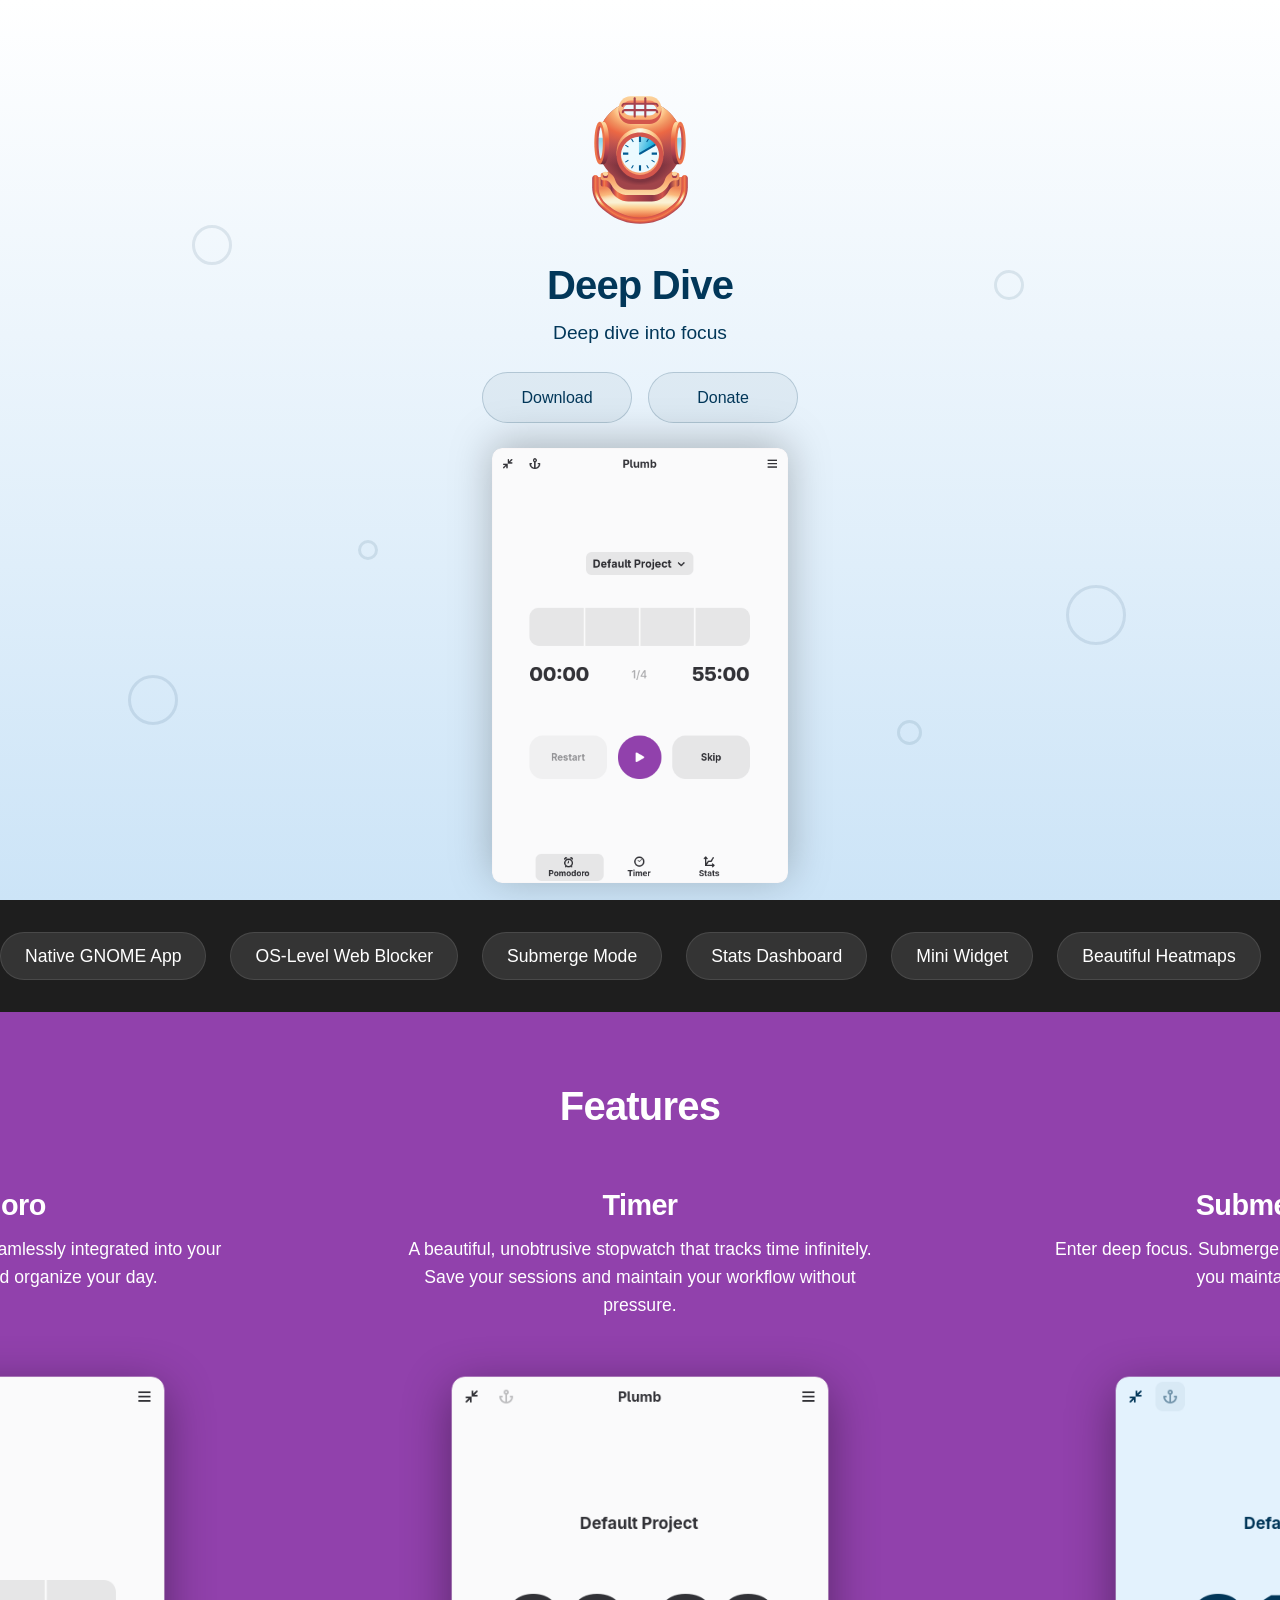
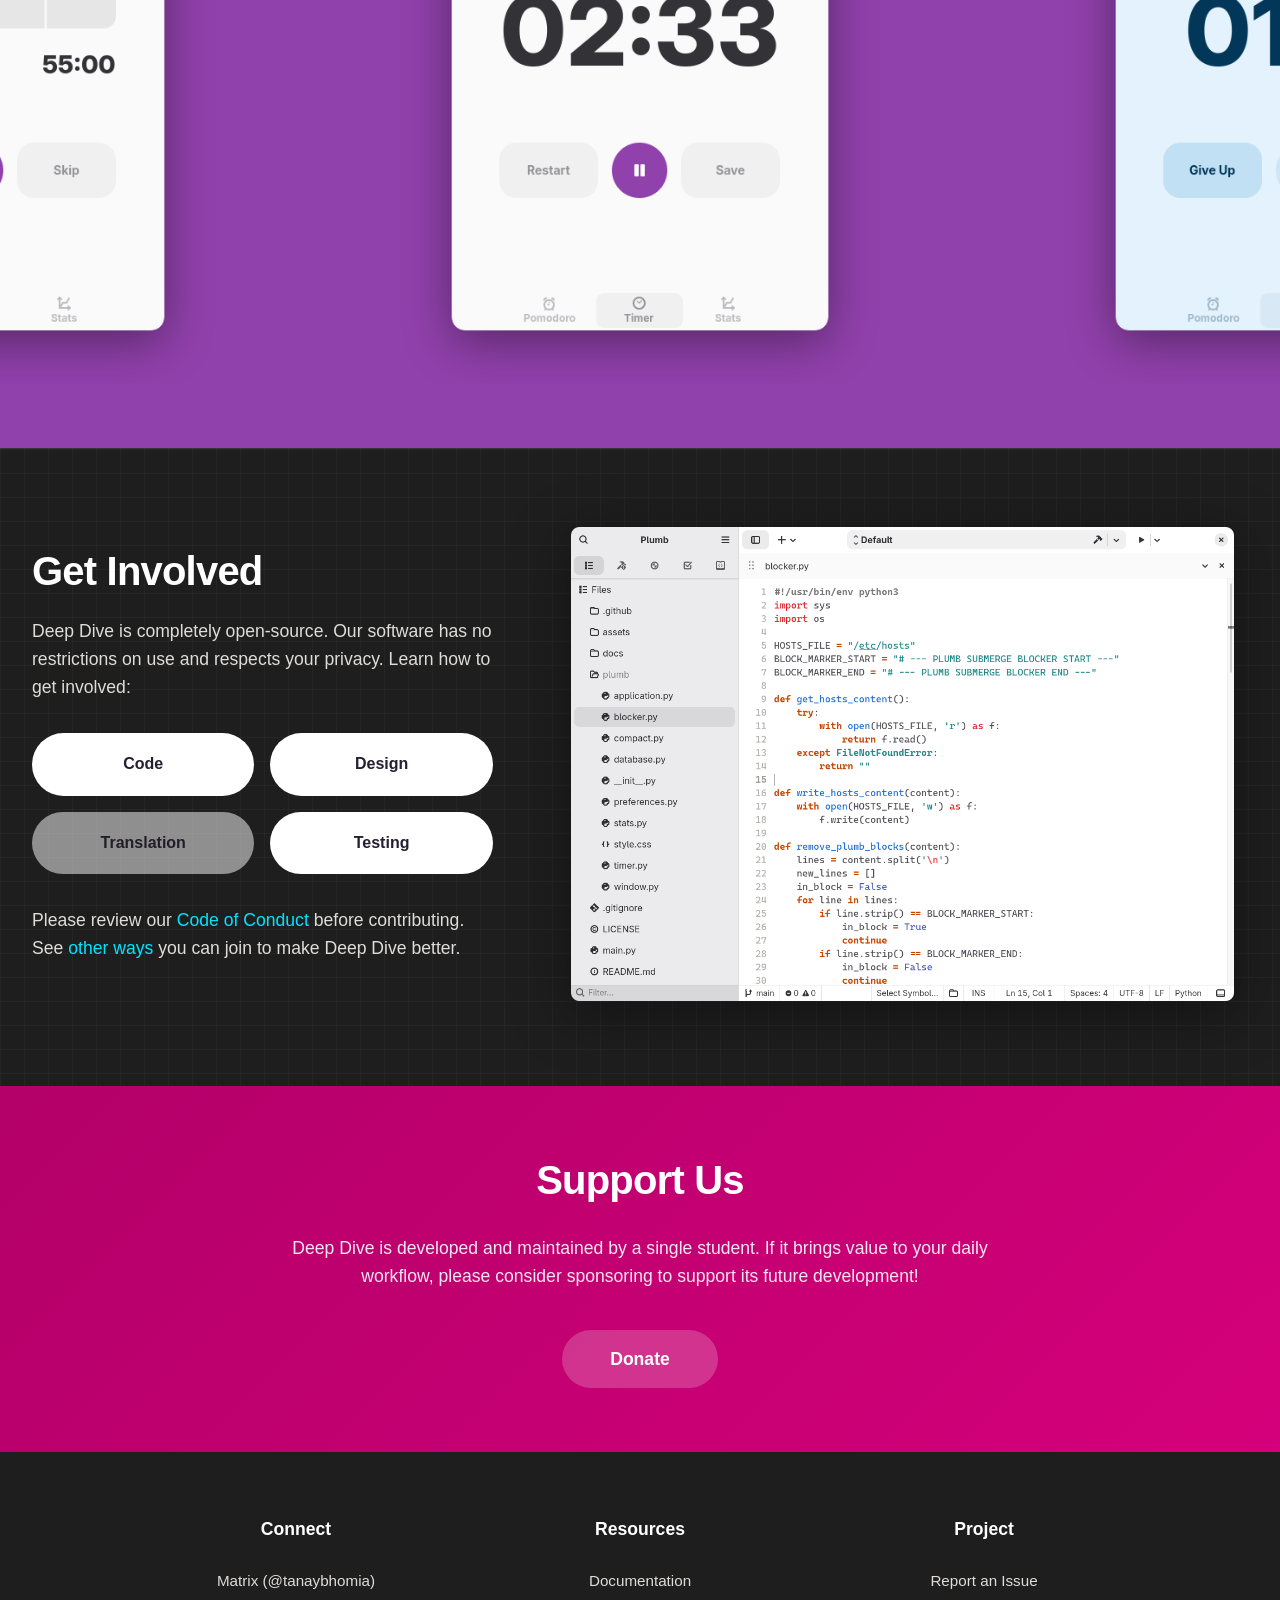
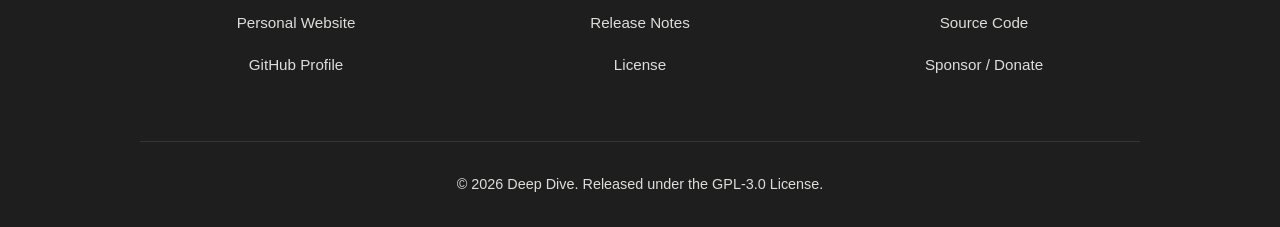
<file: docs/index.html>
<!DOCTYPE html>
<html lang="en">
<head>
    <meta charset="UTF-8">
    <meta name="viewport" content="width=device-width, initial-scale=1.0">
    <title>Deep Dive</title>
    <link rel="icon" type="image/svg+xml" href="assets/images/app-icon-colored.svg">
    <!-- Use Adwaita Sans from Tuba's public assets for true GNOME typography -->
    <link rel="stylesheet" href="https://tuba.geopjr.dev/assets/fonts/adwaita-sans/adwaita-sans.css">
    <link rel="stylesheet" href="style.css">
    <meta name="description" content="A beautiful, native GNOME Pomodoro timer with OS-level website blocking.">
</head>
<body>
    <main>
        <!-- HERO SECTION -->
        <section id="hero">
            <div class="bubbles" aria-hidden="true">
                <div class="bubble"></div>
                <div class="bubble"></div>
                <div class="bubble"></div>
                <div class="bubble"></div>
                <div class="bubble"></div>
                <div class="bubble"></div>
            </div>
            
            <div class="hero-content">
                <div class="app-icon-wrapper">
                    <img class="app-icon" src="assets/images/app-icon.svg" alt="Deep Dive Icon" width="160" height="160">
                </div>
                <h1 class="app-title">Deep Dive</h1>
                <p class="app-subtitle">Deep dive into focus</p>
                
                <div class="action-buttons">
                    <a href="#download" class="btn btn-download">Download</a>
                    <a href="donate.html" class="btn btn-sponsor">Donate</a>
                </div>
                
                <div class="hero-image-container">
                    <picture>
                        <source srcset="websiteimages/DarkMode/heroDark.png" media="(prefers-color-scheme: dark)">
                        <img class="app-screenshot" src="websiteimages/LightMode/heroLight.png" alt="Deep Dive App Interface">
                    </picture>
                </div>
            </div>
        </section>

        <!-- MARQUEE SECTION -->
        <section id="marquee">
            <div class="marquee-wrapper">
                <div class="marquee-content">
                    <!-- Duplicate list for seamless loop -->
                    <ul class="feature-list">
                        <li>Native GNOME App</li>
                        <li>OS-Level Web Blocker</li>
                        <li>Submerge Mode</li>
                        <li>Stats Dashboard</li>
                        <li>Mini Widget</li>
                        <li>Beautiful Heatmaps</li>
                        <li>GTK4 + Libadwaita</li>
                        <li>No Distractions</li>
                        <li>Native GNOME App</li>
                        <li>OS-Level Web Blocker</li>
                        <li>Submerge Mode</li>
                        <li>Stats Dashboard</li>
                        <li>Mini Widget</li>
                        <li>Beautiful Heatmaps</li>
                        <li>GTK4 + Libadwaita</li>
                        <li>No Distractions</li>
                    </ul>
                    <ul class="feature-list" aria-hidden="true">
                        <li>Native GNOME App</li>
                        <li>OS-Level Web Blocker</li>
                        <li>Submerge Mode</li>
                        <li>Stats Dashboard</li>
                        <li>Mini Widget</li>
                        <li>Beautiful Heatmaps</li>
                        <li>GTK4 + Libadwaita</li>
                        <li>No Distractions</li>
                        <li>Native GNOME App</li>
                        <li>OS-Level Web Blocker</li>
                        <li>Submerge Mode</li>
                        <li>Stats Dashboard</li>
                        <li>Mini Widget</li>
                        <li>Beautiful Heatmaps</li>
                        <li>GTK4 + Libadwaita</li>
                        <li>No Distractions</li>
                    </ul>
                </div>
            </div>
        </section>

        <!-- FEATURES SECTION -->
        <section id="features">
            <h2 class="section-title">Features</h2>
            <div class="features-grid">
                
                <!-- Card 1 -->
                <div class="feature-card">
                    <h3>Pomodoro</h3>
                    <p>Classic 25-minute focus sprints seamlessly integrated into your desktop. Track projects and organize your day.</p>
                    <div class="card-image-wrapper">
                        <picture>
                            <source srcset="websiteimages/DarkMode/PomodoroDark.png" media="(prefers-color-scheme: dark)">
                            <img class="card-visual" src="websiteimages/LightMode/PomodoroLight.png" alt="Pomodoro Interface">
                        </picture>
                    </div>
                </div>
                
                <!-- Card 2 -->
                <div class="feature-card">
                    <h3>Timer</h3>
                    <p>A beautiful, unobtrusive stopwatch that tracks time infinitely. Save your sessions and maintain your workflow without pressure.</p>
                    <div class="card-image-wrapper">
                        <picture>
                            <source srcset="websiteimages/DarkMode/TimerDark.png" media="(prefers-color-scheme: dark)">
                            <img class="card-visual" src="websiteimages/LightMode/TimerLight.png" alt="Timer Interface">
                        </picture>
                    </div>
                </div>
                
                <!-- Card 3 -->
                <div class="feature-card">
                    <h3>Submerge Mode</h3>
                    <p>Enter deep focus. Submerge blocks distracting elements to help you maintain concentration.</p>
                    <div class="card-image-wrapper">
                        <picture>
                            <source srcset="websiteimages/DarkMode/SubmergeDark.png" media="(prefers-color-scheme: dark)">
                            <img class="card-visual" src="websiteimages/LightMode/SubmergeLight.png" alt="Submerge Interface">
                        </picture>
                    </div>
                </div>

                <!-- Card Stats -->
                <div class="feature-card">
                    <h3>Project Stats</h3>
                    <p>Visualize your focus. Track your daily deep work metrics automatically with beautiful, privacy-respecting local heatmaps.</p>
                    <div class="card-image-wrapper">
                        <picture>
                            <source srcset="assets/images/DarkMode/StatsDark.png" media="(prefers-color-scheme: dark)">
                            <img class="card-visual" src="assets/images/LightMode/StatsLight.png" alt="Project Stats Interface">
                        </picture>
                    </div>
                </div>

                <!-- Card 4 -->
                <div class="feature-card">
                    <h3>Web Blocker</h3>
                    <p>System-wide, OS-level web blocker that actively modifies your hosts file to block distracting websites across all browsers.</p>
                    <div class="card-image-wrapper center-image">
                        <picture>
                            <source srcset="assets/images/DarkMode/AdblockerDark.png" media="(prefers-color-scheme: dark)">
                            <img class="card-visual" src="assets/images/LightMode/AdblockerLight.png" alt="Ad Blocker Interface">
                        </picture>
                    </div>
                </div>

                <!-- Card 4 -->
                <div class="feature-card">
                    <h3>Mini Mode</h3>
                    <p>A distraction-free, floating widget that keeps your current timer visible without taking up valuable screen space.</p>
                    <div class="card-image-wrapper center-image">
                        <picture class="mini-mode-picture">
                            <source srcset="websiteimages/DarkMode/MiniModeDark.png" media="(prefers-color-scheme: dark)">
                            <img class="card-visual" src="websiteimages/LightMode/MiniModeLight.png" alt="Mini Mode Interface">
                        </picture>
                    </div>
                </div>

            </div>
        </section>

        <!-- GET INVOLVED -->
        <section id="get-involved" class="grid-bg">
            <div class="get-involved-container">
                <div class="get-involved-text">
                    <h2>Get Involved</h2>
                    <p>Deep Dive is completely open-source. Our software has no restrictions on use and respects your privacy. Learn how to get involved:</p>
                    <div class="involvement-grid">
                        <a href="https://github.com/tanaybhomia/DeepDive" class="btn-involve">Code</a>
                        <a href="https://github.com/tanaybhomia/DeepDive" class="btn-involve">Design</a>
                        <a href="#" class="btn-involve disabled">Translation</a>
                        <a href="https://github.com/tanaybhomia/DeepDive/issues" class="btn-involve">Testing</a>
                    </div>
                    <p class="conduct-text">Please review our <a href="#">Code of Conduct</a> before contributing. See <a href="#">other ways</a> you can join to make Deep Dive better.</p>
                </div>
                <div class="get-involved-image">
                    <picture>
                        <source srcset="assets/images/DarkMode/BuilderDark.png" media="(prefers-color-scheme: dark)">
                        <img src="assets/images/LightMode/BuilderLight.png" alt="Deep Dive Development">
                    </picture>
                </div>
            </div>
        </section>

        <!-- SUPPORT US -->
        <section id="support-us">
            <div class="support-content">
                <h2>Support Us</h2>
                <p>Deep Dive is developed and maintained by a single student. If it brings value to your daily workflow, please consider sponsoring to support its future development!</p>
                <a href="donate.html" class="btn-donate">Donate</a>
            </div>
        </section>
    </main>

    <!-- FOOTER -->
    <footer>
        <div class="footer-container">
            <div class="footer-columns">
                <div class="footer-col">
                    <h4>Connect</h4>
                    <a href="https://matrix.to/#/@tanaybhomia:matrix.org">Matrix (@tanaybhomia)</a>
                    <a href="https://tanaybhomia.github.io/">Personal Website</a>
                    <a href="https://github.com/tanaybhomia">GitHub Profile</a>
                </div>
                <div class="footer-col">
                    <h4>Resources</h4>
                    <a href="https://github.com/tanaybhomia/DeepDive/wiki">Documentation</a>
                    <a href="https://github.com/tanaybhomia/DeepDive/releases">Release Notes</a>
                    <a href="https://github.com/tanaybhomia/DeepDive/blob/main/LICENSE">License</a>
                </div>
                <div class="footer-col">
                    <h4>Project</h4>
                    <a href="https://github.com/tanaybhomia/DeepDive/issues">Report an Issue</a>
                    <a href="https://github.com/tanaybhomia/DeepDive">Source Code</a>
                    <a href="donate.html">Sponsor / Donate</a>
                </div>
            </div>
            <div class="footer-bottom">
                <p>&copy; 2026 Deep Dive. Released under the GPL-3.0 License.</p>
            </div>
        </div>
    </footer>

    <script>
        // Center the second feature card (Timer) exactly under the header on page load
        // without vertically scrolling the main window
        document.addEventListener('DOMContentLoaded', () => {
            const grid = document.querySelector('.features-grid');
            const cards = document.querySelectorAll('.feature-card');
            if (grid && cards.length >= 2) {
                // Use setTimeout to ensure CSS layout has fully resolved
                setTimeout(() => {
                    const card = cards[1];
                    const scrollPos = card.offsetLeft - (grid.clientWidth / 2) + (card.offsetWidth / 2);
                    grid.scrollLeft = scrollPos;
                }, 100);
            }
        });
    </script>
</body>
</html>
</file>
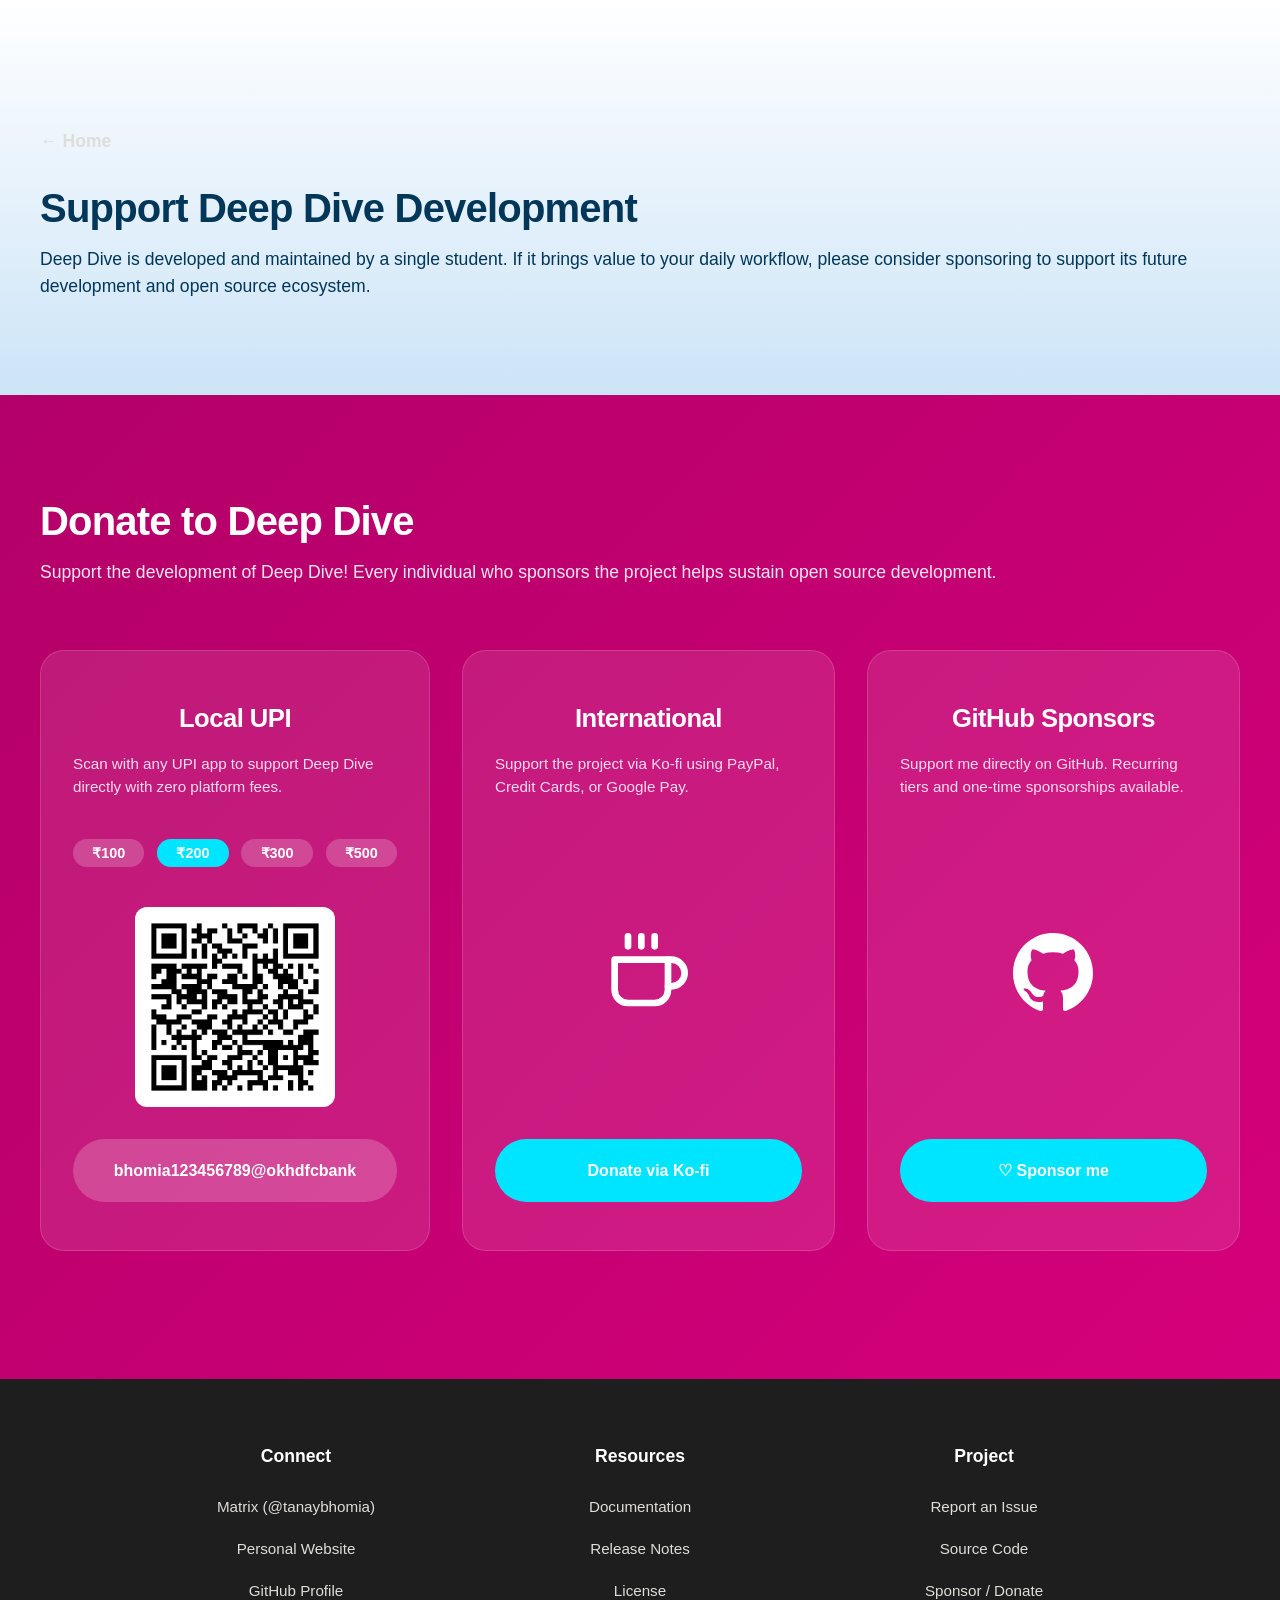
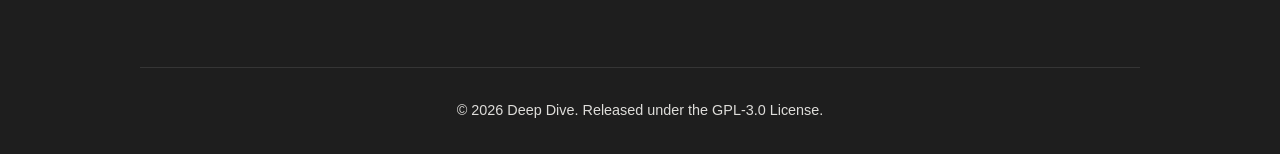
<file: docs/donate.html>
<!DOCTYPE html>
<html lang="en">
<head>
    <meta charset="UTF-8">
    <meta name="viewport" content="width=device-width, initial-scale=1.0">
    <title>Donate</title>
    <link rel="icon" type="image/svg+xml" href="assets/images/app-icon-colored.svg">
    <link rel="stylesheet" href="style.css">
</head>
<body class="donate-page">
    <main>
        <!-- DONATE HERO SECTION -->
        <section id="donate-hero">
            <div class="donate-hero-content">
                <a href="index.html" class="back-link">← Home</a>
                <h1>Support Deep Dive Development</h1>
                <p>Deep Dive is developed and maintained by a single student. If it brings value to your daily workflow, please consider sponsoring to support its future development and open source ecosystem.</p>
            </div>
        </section>

        <!-- DONATE OPTIONS SECTION -->
        <section id="donate-options">
            <div class="donate-options-content">
                <h2>Donate to Deep Dive</h2>
                <p class="donate-subtitle">Support the development of Deep Dive! Every individual who sponsors the project helps sustain open source development.</p>

                <div class="donate-grid">
                    <!-- Local UPI -->
                    <div class="donate-card">
                        <h3>Local UPI</h3>
                        <p>Scan with any UPI app to support Deep Dive directly with zero platform fees.</p>
                        <div class="upi-pills">
                            <button class="pill" data-amount="100">₹100</button>
                            <button class="pill pill-active" data-amount="200">₹200</button>
                            <button class="pill" data-amount="300">₹300</button>
                            <button class="pill" data-amount="500">₹500</button>
                        </div>
                        <div class="qr-container">
                            <img src="assets/images/upi-qr-200.png" alt="QR Code" id="upi-qr-img" class="qr-code">
                        </div>
                        <a href="#" class="btn-upi-id">bhomia123456789@okhdfcbank</a>
                    </div>

                    <!-- International -->
                    <div class="donate-card">
                        <h3>International</h3>
                        <p>Support the project via Ko-fi using PayPal, Credit Cards, or Google Pay.</p>
                        <div class="donate-icon">
                            <svg width="80" height="80" viewBox="0 0 24 24" fill="none" stroke="currentColor" stroke-width="2" stroke-linecap="round" stroke-linejoin="round"><path d="M18 8h1a4 4 0 0 1 0 8h-1"></path><path d="M2 8h16v9a4 4 0 0 1-4 4H6a4 4 0 0 1-4-4V8z"></path><line x1="6" y1="1" x2="6" y2="4"></line><line x1="10" y1="1" x2="10" y2="4"></line><line x1="14" y1="1" x2="14" y2="4"></line></svg>
                        </div>
                        <a href="#" class="btn-kofi">Donate via Ko-fi</a>
                    </div>

                    <!-- GitHub Sponsors -->
                    <div class="donate-card">
                        <h3>GitHub Sponsors</h3>
                        <p>Support me directly on GitHub. Recurring tiers and one-time sponsorships available.</p>
                        <div class="donate-icon">
                            <svg width="80" height="80" viewBox="0 0 24 24" fill="currentColor">
                                <path d="M12 0c-6.626 0-12 5.373-12 12 0 5.302 3.438 9.8 8.207 11.387.599.111.793-.261.793-.577v-2.234c-3.338.726-4.033-1.416-4.033-1.416-.546-1.387-1.333-1.756-1.333-1.756-1.089-.745.083-.729.083-.729 1.205.084 1.839 1.237 1.839 1.237 1.07 1.834 2.807 1.304 3.492.997.107-.775.418-1.305.762-1.604-2.665-.305-5.467-1.334-5.467-5.931 0-1.311.469-2.381 1.236-3.221-.124-.303-.535-1.524.117-3.176 0 0 1.008-.322 3.301 1.23.957-.266 1.983-.399 3.003-.404 1.02.005 2.047.138 3.006.404 2.291-1.552 3.297-1.23 3.297-1.23.653 1.653.242 2.874.118 3.176.77.84 1.235 1.911 1.235 3.221 0 4.609-2.807 5.624-5.479 5.921.43.372.823 1.102.823 2.222v3.293c0 .319.192.694.801.576 4.765-1.589 8.199-6.086 8.199-11.386 0-6.627-5.373-12-12-12z"/>
                            </svg>
                        </div>
                        <a href="#" class="btn-github">♡ Sponsor me</a>
                    </div>
                </div>
            </div>
        </section>
    </main>

    <!-- FOOTER -->
    <footer>
        <div class="footer-container">
            <div class="footer-columns">
                <div class="footer-col">
                    <h4>Connect</h4>
                    <a href="https://matrix.to/#/@tanaybhomia:matrix.org">Matrix (@tanaybhomia)</a>
                    <a href="https://tanaybhomia.github.io/">Personal Website</a>
                    <a href="https://github.com/tanaybhomia">GitHub Profile</a>
                </div>
                <div class="footer-col">
                    <h4>Resources</h4>
                    <a href="https://github.com/tanaybhomia/DeepDive/wiki">Documentation</a>
                    <a href="https://github.com/tanaybhomia/DeepDive/releases">Release Notes</a>
                    <a href="https://github.com/tanaybhomia/DeepDive/blob/main/LICENSE">License</a>
                </div>
                <div class="footer-col">
                    <h4>Project</h4>
                    <a href="https://github.com/tanaybhomia/DeepDive/issues">Report an Issue</a>
                    <a href="https://github.com/tanaybhomia/DeepDive">Source Code</a>
                    <a href="#">Sponsor / Donate</a>
                </div>
            </div>
            <div class="footer-bottom">
                <p>&copy; 2026 Deep Dive. Released under the GPL-3.0 License.</p>
            </div>
        </div>
    </footer>
    <script>
        document.addEventListener('DOMContentLoaded', () => {
            const pills = document.querySelectorAll('.upi-pills .pill');
            const qrImg = document.getElementById('upi-qr-img');

            pills.forEach(pill => {
                pill.addEventListener('click', () => {
                    // Update active pill
                    pills.forEach(p => p.classList.remove('pill-active'));
                    pill.classList.add('pill-active');

                    // Update QR image based on amount
                    const amount = pill.getAttribute('data-amount');
                    qrImg.src = `assets/images/upi-qr-${amount}.png`;
                });
            });
        });
    </script>
</body>
</html>
</file>
<file: docs/style.css>
/* GNOME HIG Inspired Theme */

:root {
    /* Colors based on GNOME HIG */
    --bg-color: #241f31; /* Dark 4 */
    --bg-color-alt: #1e1e1e;
    --card-bg: rgba(255, 255, 255, 0.05);
    --card-bg-hover: rgba(255, 255, 255, 0.08);
    --card-border: rgba(255, 255, 255, 0.1);
    
    --text-color: #ffffff; /* Light 1 */
    --text-dim: #deddda; /* Light 3 */
    
    --accent-color: #00e5ff; /* Deep Dive Cyan Accent */
    --accent-color-hover: #33ebff; /* Deep Dive Cyan Lighter */
    
    --radius-small: 8px;
    --radius-medium: 12px;
    --radius-large: 24px;
    --radius-pill: 9999px;
    
    --features-bg: #813d9c; /* GNOME Purple 4 for Dark Mode */
}

*, *::before, *::after {
    box-sizing: border-box;
    margin: 0;
    padding: 0;
}

html {
    font-family: 'adwaita sans', -apple-system, BlinkMacSystemFont, 'Segoe UI', Roboto, Helvetica, Arial, sans-serif;
    background-color: var(--bg-color);
    color: var(--text-color);
    scroll-behavior: smooth;
    line-height: 1.5;
}

body {
    display: flex;
    flex-direction: column;
    min-height: 100vh;
    overflow-x: hidden;
}

/* Typography */
h1, h2, h3 {
    font-family: 'adwaita sans', sans-serif;
    letter-spacing: -0.02em;
}

h1 {
    font-size: 2.5rem;
    font-weight: 900;
    font-variation-settings: "wght" 900;
    margin-bottom: 0.5rem;
}

h2 {
    font-size: 2.5rem;
    font-weight: 900;
    font-variation-settings: "wght" 900;
    margin-bottom: 2rem;
    text-align: center;
}

h3 {
    font-size: 1.5rem;
    font-variation-settings: "wght" 600;
    margin-bottom: 1rem;
}

p {
    font-size: 1.1rem;
    color: var(--text-dim);
}

/* Buttons */
.btn {
    display: inline-block;
    padding: 0.8rem 1.8rem;
    font-size: 1rem;
    font-variation-settings: "wght" 700;
    text-decoration: none;
    border-radius: var(--radius-pill);
    transition: background-color 0.2s ease, border-color 0.2s ease;
    cursor: pointer;
    background-color: rgba(255, 255, 255, 0.05);
    color: #ffffff;
    border: 1px solid rgba(255, 255, 255, 0.1);
}

.btn:hover {
    background-color: rgba(255, 255, 255, 0.1);
    border-color: rgba(255, 255, 255, 0.2);
}

.btn-download {
    background-color: #9bdcd6;
    color: #1e1e1e;
    border: 1px solid transparent;
}

.btn-download:hover {
    background-color: #b1e8e2;
}

.btn-sponsor {
    /* Secondary button keeps default styling */
}


/* Layout */
main {
    flex: 1;
    display: flex;
    flex-direction: column;
    align-items: center;
    width: 100%;
}

section {
    width: 100%;
    max-width: 1200px;
    padding: 6rem 2rem;
    display: flex;
    flex-direction: column;
    align-items: center;
}

/* HERO SECTION */
#hero {
    background: 
        radial-gradient(circle at 15% 0%, rgba(0, 229, 255, 0.15) 0%, transparent 50%),
        radial-gradient(circle at 85% 0%, rgba(0, 150, 255, 0.1) 0%, transparent 50%),
        linear-gradient(180deg, #0a1b2e 0%, #041221 80%);
    width: 100vw;
    max-width: 100vw;
    height: 100vh;
    padding: 5rem 2rem 0;
    display: flex;
    flex-direction: column;
    align-items: center;
    justify-content: space-between;
    text-align: center;
    position: relative;
    overflow: hidden; /* So bubbles don't spill out */
}

/* BUBBLES ANIMATION */
.bubbles {
    position: absolute;
    top: 0;
    left: 0;
    width: 100%;
    height: 100%;
    overflow: hidden;
    pointer-events: none;
    z-index: 0;
}

.bubble {
    position: absolute;
    background-color: transparent;
    border: 3px solid rgba(255, 255, 255, 0.08);
    border-radius: 50%;
}

.bubble:nth-child(1) { width: 40px; height: 40px; left: 15%; top: 25%; }
.bubble:nth-child(2) { width: 20px; height: 20px; left: 28%; top: 60%; }
.bubble:nth-child(3) { width: 50px; height: 50px; left: 10%; top: 75%; }
.bubble:nth-child(4) { width: 30px; height: 30px; right: 20%; top: 30%; }
.bubble:nth-child(5) { width: 60px; height: 60px; right: 12%; top: 65%; }
.bubble:nth-child(6) { width: 25px; height: 25px; right: 28%; top: 80%; }

.hero-content {
    display: flex;
    flex-direction: column;
    align-items: center;
    justify-content: flex-end; /* Push content to bottom so space is at top */
    max-width: 1400px;
    width: 100%;
    height: 100%;
}

@keyframes diveIn {
    0% {
        transform: translateY(-120px) scale(0.9);
        opacity: 0;
    }
    60% {
        transform: translateY(15px) scale(1);
        opacity: 1;
    }
    100% {
        transform: translateY(0) scale(1);
        opacity: 1;
    }
}

.app-icon-wrapper {
    animation: diveIn 2.2s cubic-bezier(0.2, 0.8, 0.2, 1) forwards;
}

.app-icon {
    width: 160px;
    height: 160px;
    margin-bottom: 0.5rem;
    padding: 12px;
    /* Transition is for smooth exit from float animation */
    transition: transform 0.4s ease-out;
}

@keyframes floatIcon {
    0%, 100% {
        transform: translateY(0);
    }
    50% {
        transform: translateY(-15px);
    }
}

.hero-content:has(.btn-download:hover) .app-icon {
    animation: floatIcon 2.5s ease-in-out infinite;
}

.app-title {
    margin-bottom: 0.25rem;
}

.app-subtitle {
    font-size: 1.2rem;
    margin-bottom: 1.5rem;
}

.action-buttons {
    display: flex;
    gap: 1rem;
    margin-bottom: 0.5rem;
    align-items: center;
    justify-content: center;
}

.action-buttons .btn {
    min-width: 150px;
    text-align: center;
}

.hero-image-container {
    width: 100%;
    max-width: 1400px;
    flex: 1;
    min-height: 0; /* Crucial for flex item to shrink */
    display: flex;
    align-items: flex-end;
    justify-content: center;
}

.hero-image-container picture {
    display: block;
    height: 100%;
    max-height: 100%;
    width: 100%;
    text-align: center;
}

.app-screenshot {
    width: auto;
    max-width: 100%;
    max-height: 100%;
    object-fit: contain;
    object-position: bottom;
    border-radius: var(--radius-large) var(--radius-large) 0 0;
    display: block;
    margin: 0 auto;
    filter: drop-shadow(0 -5px 20px rgba(0, 0, 0, 0.25));
}

@keyframes float {
    0% { transform: translateY(0px); }
    50% { transform: translateY(-10px); }
    100% { transform: translateY(0px); }
}

/* MARQUEE SECTION */
#marquee {
    width: 100vw;
    max-width: 100vw;
    margin-top: 0;
    margin-bottom: 0;
    padding: 2rem 0;
    background-color: #f6f5f4; /* Light background for contrast in Dark Mode */
    overflow: hidden;
    position: relative;
    z-index: 1;
}

.marquee-wrapper {
    display: flex;
    overflow: hidden;
    user-select: none;
    width: 100%;
}

.marquee-content {
    display: flex;
    flex-shrink: 0;
    width: max-content;
    animation: scroll 20s linear infinite;
    will-change: transform; /* Force hardware acceleration */
}

.feature-list {
    display: flex;
    list-style: none;
    gap: 1.5rem;
    padding-right: 1.5rem; /* Matches gap */
}

.feature-list li {
    font-size: 1.1rem;
    font-variation-settings: "wght" 600;
    white-space: nowrap;
    color: #241f31; /* Dark text for light marquee */
    background: #ffffff; /* Solid white pills */
    padding: 0.6rem 1.5rem;
    border-radius: var(--radius-pill);
    border: 1px solid rgba(0, 0, 0, 0.1);
}

@keyframes scroll {
    from { transform: translateX(0); }
    to { transform: translateX(-50%); } /* Scrolls half of the flex container (which contains two identical lists) */
}

/* FEATURES SECTION */
#features {
    max-width: 100vw;
    padding-top: 4rem;
    padding-bottom: 4rem;
    padding-left: 0;
    padding-right: 0;
    background-color: var(--features-bg);
}

#features h2 {
    color: #ffffff;
}

.features-grid {
    display: flex;
    flex-wrap: nowrap;
    overflow-x: auto;
    gap: 4rem; /* More spacious */
    width: 100vw;
    margin-top: 1rem;
    padding-bottom: 2rem;
    scrollbar-width: none;
}

.features-grid::-webkit-scrollbar {
    display: none;
}

.feature-card {
    background: transparent;
    border: none;
    padding: 0 2rem;
    text-align: center;
    display: flex;
    flex-direction: column;
    align-items: center;
    flex: 0 0 min(85vw, 600px);
}



.feature-card h3 {
    font-size: 1.8rem;
    margin-bottom: 0.5rem;
    font-variation-settings: "wght" 800;
    color: #ffffff;
}

.feature-card p {
    font-size: 1.1rem;
    margin-bottom: 2rem;
    padding: 0 1rem;
    color: #ffffff;
    line-height: 1.6;
    min-height: 5.5rem;
}

.card-image-wrapper {
    width: 100%;
    flex: 1; /* Take up remaining vertical space in the card */
    background: transparent;
    border: none;
    border-radius: var(--radius-medium);
    margin-bottom: 0;
    display: flex;
    align-items: flex-start; /* Align images to the top so headers match */
    justify-content: center;
}

.card-image-wrapper picture {
    display: flex;
    justify-content: center;
    align-items: flex-start;
    width: 100%;
}

.card-image-wrapper.center-image {
    align-items: center; /* Center horizontally/vertically */
}

.card-image-wrapper.center-image picture {
    align-items: center;
}

/* Specific styling to scale up the mini mode slightly */
.mini-mode-picture .card-visual {
    width: auto;
    transform: scale(1.0);
}

.card-visual {
    width: 100%;
    height: auto;
    max-width: 420px; /* Keep image smaller than card to maintain crispness */
    object-fit: contain;
    filter: drop-shadow(0 12px 24px rgba(0, 0, 0, 0.4));
}

/* GET INVOLVED SECTION */
#get-involved {
    padding: 4rem 2rem;
    width: 100vw;
    max-width: 100vw;
    display: flex;
    justify-content: center;
    border-top: 1px solid var(--card-border);
}

.get-involved-container {
    max-width: 1400px;
    width: 100%;
    display: grid;
    grid-template-columns: 1fr 1.5fr;
    gap: 4rem;
    align-items: center;
}

.get-involved-text h2 {
    text-align: left;
    margin-bottom: 1rem;
}

.get-involved-text p {
    margin-bottom: 2rem;
    font-size: 1.1rem;
    line-height: 1.6;
}

.involvement-grid {
    display: grid;
    grid-template-columns: 1fr 1fr;
    gap: 1rem;
    margin-bottom: 2rem;
}

.btn-involve {
    background-color: #ffffff;
    border: none;
    padding: 1.2rem;
    border-radius: var(--radius-pill);
    color: #241f31;
    text-align: center;
    text-decoration: none;
    font-weight: 700;
    transition: background-color 0.2s ease, transform 0.2s ease;
}

.btn-involve:hover:not(.disabled) {
    background-color: #deddda;
    transform: translateY(-2px);
}

.btn-involve.disabled {
    opacity: 0.5;
    pointer-events: none;
    cursor: not-allowed;
}

.conduct-text {
    font-size: 0.95rem;
    color: var(--text-dim);
}

.conduct-text a {
    color: var(--accent-color);
    text-decoration: none;
}

.conduct-text a:hover {
    text-decoration: underline;
}

.get-involved-image img {
    width: 100%;
    object-fit: contain;
    filter: drop-shadow(0 12px 30px rgba(0, 0, 0, 0.4));
}

/* SUPPORT US SECTION */
#support-us {
    background: linear-gradient(135deg, #b30068, #d5007b); /* GNOME Pink 5 to Pink 4 */
    padding: 4rem 2rem;
    text-align: center;
    width: 100vw;
    max-width: 100vw;
}

.support-content {
    max-width: 700px;
    margin: 0 auto;
}

.support-content h2 {
    margin-bottom: 1.5rem;
    color: #ffffff;
}

.support-content p {
    color: rgba(255, 255, 255, 0.9);
    margin-bottom: 2.5rem;
    font-size: 1.1rem;
    line-height: 1.6;
}

.btn-donate {
    background-color: rgba(255, 255, 255, 0.2);
    color: #ffffff;
    border: none;
    padding: 1rem 3rem;
    font-size: 1.1rem;
    border-radius: var(--radius-pill);
    font-weight: 700;
    transition: background-color 0.2s ease, padding 0.2s ease;
    display: inline-block;
    text-decoration: none;
}

.btn-donate:hover {
    background-color: rgba(255, 255, 255, 0.3);
    padding: 1rem 3.2rem;
}

/* DONATE PAGE SPECIFIC */
#donate-hero {
    background: 
        radial-gradient(circle at 15% 0%, rgba(0, 229, 255, 0.15) 0%, transparent 50%),
        radial-gradient(circle at 85% 0%, rgba(0, 150, 255, 0.1) 0%, transparent 50%),
        linear-gradient(180deg, #0a1b2e 0%, #041221 80%);
    padding: 8rem 2rem 6rem;
    width: 100vw;
    max-width: 100vw;
}

.donate-hero-content {
    max-width: 1200px;
    margin: 0 auto;
    text-align: left;
}

.back-link {
    display: inline-block;
    color: var(--text-dim);
    text-decoration: none;
    margin-bottom: 1.5rem;
    font-size: 1.1rem;
    font-weight: 600;
    transition: color 0.2s ease;
}

.back-link:hover {
    color: var(--text-color);
}

.donate-hero-content h1 {
    color: #ffffff;
    font-weight: 900;
    font-variation-settings: "wght" 900;
    font-size: 2.5rem;
}

.donate-hero-content p {
    color: rgba(255, 255, 255, 0.85);
    font-size: 1.1rem;
}

#donate-options {
    background: linear-gradient(135deg, #b30068, #d5007b); /* GNOME Pink 5 to Pink 4 */
    padding: 6rem 2rem 8rem;
    text-align: left;
    width: 100vw;
    max-width: 100vw;
}

.donate-options-content {
    max-width: 1200px;
    margin: 0 auto;
}

.donate-options-content h2 {
    color: #ffffff;
    margin-bottom: 0.5rem;
    text-align: left;
}

.donate-subtitle {
    color: rgba(255, 255, 255, 0.9);
    margin-bottom: 4rem;
    text-align: left;
}

.donate-grid {
    display: grid;
    grid-template-columns: repeat(3, 1fr);
    gap: 2rem;
}

.donate-card {
    background: rgba(255, 255, 255, 0.1);
    border-radius: var(--radius-large);
    padding: 3rem 2rem;
    display: flex;
    flex-direction: column;
    align-items: center;
    border: 1px solid rgba(255, 255, 255, 0.15);
}

.donate-card h3 {
    color: #ffffff;
    font-size: 1.6rem;
}

.donate-card p {
    color: rgba(255, 255, 255, 0.85);
    font-size: 0.95rem;
    margin-bottom: 2.5rem;
    flex-grow: 0;
}

.upi-pills {
    display: flex;
    gap: 0.8rem;
    margin-bottom: 2.5rem;
}

.pill {
    background: rgba(255, 255, 255, 0.2);
    color: #ffffff;
    padding: 0.4rem 1.2rem;
    border-radius: var(--radius-pill);
    font-size: 0.9rem;
    font-weight: 600;
    border: none;
    cursor: pointer;
    transition: all 0.2s ease;
}

.pill:hover {
    background: rgba(255, 255, 255, 0.3);
}

.pill-active {
    background: var(--accent-color);
}

.qr-container {
    background: #ffffff;
    padding: 1rem;
    border-radius: var(--radius-medium);
    margin-bottom: 2rem;
    width: 200px;
    height: 200px;
    display: flex;
    align-items: center;
    justify-content: center;
}

.qr-code {
    width: 100%;
    height: 100%;
    object-fit: cover;
}

.donate-icon {
    flex: 1;
    display: flex;
    align-items: center;
    justify-content: center;
    margin-bottom: 2rem;
    color: #ffffff;
    min-height: 200px;
}

.btn-upi-id, .btn-kofi, .btn-github {
    width: 100%;
    padding: 1.2rem;
    border-radius: var(--radius-pill);
    font-weight: 700;
    text-decoration: none;
    transition: background-color 0.2s ease;
    display: flex;
    align-items: center;
    justify-content: center;
    gap: 0.5rem;
    margin-top: auto;
}

.btn-upi-id {
    background: rgba(255, 255, 255, 0.2);
    color: #ffffff;
}

.btn-kofi, .btn-github {
    background: var(--accent-color);
    color: #ffffff;
}

.btn-upi-id:hover {
    background: rgba(255, 255, 255, 0.3);
}

.btn-kofi:hover, .btn-github:hover {
    background: var(--accent-color-hover);
}

/* FOOTER */
footer {
    background-color: var(--bg-color-alt);
    padding: 4rem 2rem 2rem;
    width: 100vw;
    max-width: 100vw;
}

.footer-container {
    max-width: 1000px;
    margin: 0 auto;
    display: flex;
    flex-direction: column;
    align-items: center;
}

.footer-columns {
    display: flex;
    justify-content: space-between;
    width: 100%;
    margin-bottom: 4rem;
    flex-wrap: wrap;
    gap: 2rem;
}

.footer-col {
    display: flex;
    flex-direction: column;
    gap: 1.2rem;
    text-align: center;
    flex: 1;
    min-width: 150px;
}

.footer-col h4 {
    font-size: 1.1rem;
    font-weight: 700;
    margin-bottom: 0.5rem;
    color: var(--text-color);
}

.footer-col a {
    color: var(--text-dim);
    text-decoration: none;
    font-size: 0.95rem;
    transition: color 0.2s ease;
}

.footer-col a:hover {
    color: var(--text-color);
}

.footer-bottom {
    text-align: center;
    border-top: 1px solid var(--card-border);
    padding-top: 2rem;
    width: 100%;
}

.footer-bottom p {
    font-size: 0.9rem;
    color: var(--text-dim);
}

/* Grid Pattern Background */
.grid-bg {
    background-image: 
        linear-gradient(rgba(255, 255, 255, 0.03) 1px, transparent 1px),
        linear-gradient(90deg, rgba(255, 255, 255, 0.03) 1px, transparent 1px);
    background-size: 24px 24px;
    background-color: var(--bg-color-alt);
}

/* RESPONSIVE */
@media (max-width: 768px) {
    h1 { font-size: 2.5rem; }
    h2 { font-size: 2rem; }
    .action-buttons { flex-direction: column; width: 100%; }
    .btn { width: 100%; text-align: center; }
    .get-involved-container { grid-template-columns: 1fr; }
    .footer-columns { flex-direction: column; gap: 3rem; }
}

@media (prefers-color-scheme: light) {
    :root {
        --features-bg: #9141ac; /* GNOME Purple 3 for Light Mode */
    }
    
    #marquee {
        background-color: #1e1e1e; /* Dark background for contrast in Light Mode */
    }
    
    .feature-list li {
        color: #ffffff;
        background: rgba(255, 255, 255, 0.1);
        border: 1px solid rgba(255, 255, 255, 0.1);
    }
    
    #hero, #donate-hero {
        background: linear-gradient(to bottom, #ffffff 0%, #cce4f7 100%);
        color: #023759;
    }
    
    #hero .btn {
        background-color: rgba(2, 55, 89, 0.05);
        color: #023759;
        border-color: rgba(2, 55, 89, 0.2);
    }
    
    #hero .btn:hover {
        background-color: rgba(2, 55, 89, 0.1);
        border-color: rgba(2, 55, 89, 0.3);
    }
    
    .bubble {
        background-color: transparent;
        border: 3px solid rgba(2, 55, 89, 0.1);
    }
    
    #donate-hero h1, #donate-hero p, #hero h1, #hero h2, #hero p {
        color: #023759;
    }
}
</file>
